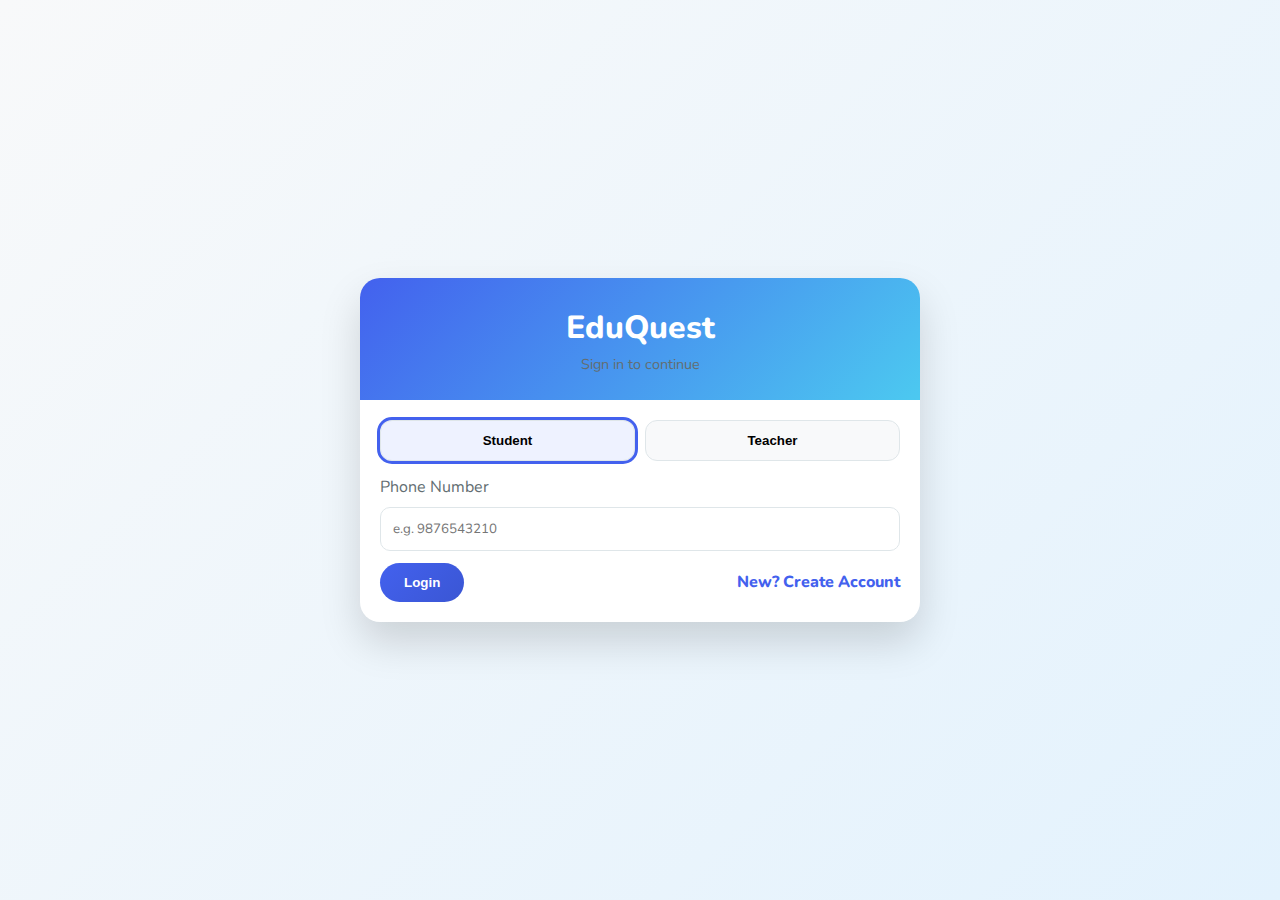
<file: login.html>
<!DOCTYPE html>
<html lang="en">
<head>
    <meta charset="UTF-8">
    <meta name="viewport" content="width=device-width, initial-scale=1.0">
    <title>Login – EduQuest</title>
    <link rel="icon" href="favicon.ico" sizes="any">
    <link rel="icon" type="image/png" href="favicon.png">
    <link rel="apple-touch-icon" href="icons/icon-192.png">
    <link rel="stylesheet" href="style.css">
    <link href="https://fonts.googleapis.com/css2?family=Nunito:wght@400;600;700;800&display=swap" rel="stylesheet">
    <style>
        .auth-wrapper { min-height: 100vh; display: flex; align-items: center; justify-content: center; padding: 20px; }
        .auth-card { background: var(--bg-primary); border-radius: 20px; width: 100%; max-width: 560px; box-shadow: 0 20px 40px rgba(0,0,0,0.15); overflow: hidden; }
        .auth-header { background: linear-gradient(135deg, var(--primary) 0%, var(--accent) 100%); color: #fff; padding: 24px; text-align: center; }
        .auth-header h1 { font-weight: 800; }
        .auth-body { padding: 20px; }
        .role-tabs { display: grid; grid-template-columns: 1fr 1fr; gap: 10px; margin-bottom: 14px; }
        .tab-btn { border: 1px solid var(--border); background: var(--bg-secondary); padding: 12px; border-radius: 12px; cursor: pointer; font-weight: 700; }
        .tab-btn.active { outline: 3px solid var(--primary); background: #eef2ff; }
        .form { display: none; }
        .form.active { display: block; }
        .field { margin-bottom: 12px; }
        .field label { display:block; margin-bottom:6px; color: var(--text-secondary); }
        .field input, .field select { width: 100%; padding: 12px; border: 1px solid var(--border); border-radius: 10px; font-family: inherit; }
        .actions { display:flex; gap:10px; align-items:center; margin-top: 8px; }
        .muted { color: var(--text-secondary); font-size: 0.9rem; }
        .link { color: var(--primary); font-weight: 800; text-decoration: none; cursor: pointer; }
        @media (max-width: 480px){ .auth-card{ border-radius: 16px; } }
    </style>
</head>
<body>
    <div class="auth-wrapper">
        <div class="auth-card">
            <div class="auth-header">
                <h1>EduQuest</h1>
                <p class="muted">Sign in to continue</p>
            </div>
            <div class="auth-body">
                <div class="role-tabs">
                    <button class="tab-btn active" data-role="student">Student</button>
                    <button class="tab-btn" data-role="faculty">Teacher</button>
                </div>

                <form id="student-form" class="form active" novalidate>
                    <div class="field">
                        <label for="student-phone">Phone Number</label>
                        <input id="student-phone" type="tel" placeholder="e.g. 9876543210">
                    </div>
                    <p id="student-error" class="muted" style="color:#ff4757; display:none;"></p>
                    <div class="actions">
                        <button id="student-login" class="primary-btn" type="submit">Login</button>
                        <a class="link" id="student-register" href="register.html?role=student" style="margin-left:auto;">New? Create Account</a>
                    </div>
                </form>

                <form id="faculty-form" class="form" novalidate>
                    <div class="field">
                        <label for="faculty-email">Email ID</label>
                        <input id="faculty-email" type="text" placeholder="name@example.com">
                    </div>
                    <p id="faculty-error" class="muted" style="color:#ff4757; display:none;"></p>
                    <div class="actions">
                        <button id="faculty-login" class="primary-btn" type="submit">Login</button>
                        <a class="link" id="faculty-register" href="register.html?role=faculty" style="margin-left:auto;">New? Create Account</a>
                    </div>
                </form>
            </div>
        </div>
    </div>

    <script>
        document.addEventListener('DOMContentLoaded', function(){
            const tabs = document.querySelectorAll('.tab-btn');
            const studentForm = document.getElementById('student-form');
            const facultyForm = document.getElementById('faculty-form');

            function setRole(role){
                tabs.forEach(t => t.classList.toggle('active', t.dataset.role === role));
                if (role === 'student') { studentForm.classList.add('active'); facultyForm.classList.remove('active'); }
                else { facultyForm.classList.add('active'); studentForm.classList.remove('active'); }
            }

            tabs.forEach(t => t.addEventListener('click', () => setRole(t.dataset.role)));

            function getUsers(){ try { return JSON.parse(localStorage.getItem('eduquest_users')) || []; } catch { return []; } }
            function saveUsers(users){ localStorage.setItem('eduquest_users', JSON.stringify(users)); }

            // Student login
            studentForm.addEventListener('submit', function(e){
                e.preventDefault();
                const phone = document.getElementById('student-phone').value.trim();
                const err = document.getElementById('student-error');
                err.style.display = 'none'; err.textContent = '';
                let users = getUsers();
                let user = users.find(u => u.role === 'student' && u.phone === phone);
                if (!user) {
                    // Auto-create a simple account for frictionless demo login
                    user = { role:'student', username:'Student', phone, password:'', gradeLevel:'6', points:0, badges:[], lessonsCompleted:0, mathProgress:0, scienceProgress:0, memoryProgress:0, language:'en' };
                    users.push(user); saveUsers(users);
                }
                localStorage.setItem('eduquest_user', JSON.stringify(user));
                window.location.href = 'index.html';
            });

            // Faculty login
            facultyForm.addEventListener('submit', function(e){
                e.preventDefault();
                const email = document.getElementById('faculty-email').value.trim();
                const err = document.getElementById('faculty-error');
                err.style.display = 'none'; err.textContent = '';
                let users = getUsers();
                let user = users.find(u => u.role === 'faculty' && (u.email === email));
                if (!user) {
                    // Auto-create faculty account if not exists
                    user = { role:'faculty', username:'Faculty', email, phone:'', password:'', points:0, badges:[], lessonsCompleted:0, mathProgress:0, scienceProgress:0, memoryProgress:0, language:'en' };
                    users.push(user); saveUsers(users);
                }
                localStorage.setItem('eduquest_user', JSON.stringify(user));
                window.location.href = 'index.html';
            });
        });
    </script>
</body>
</html>
</file>
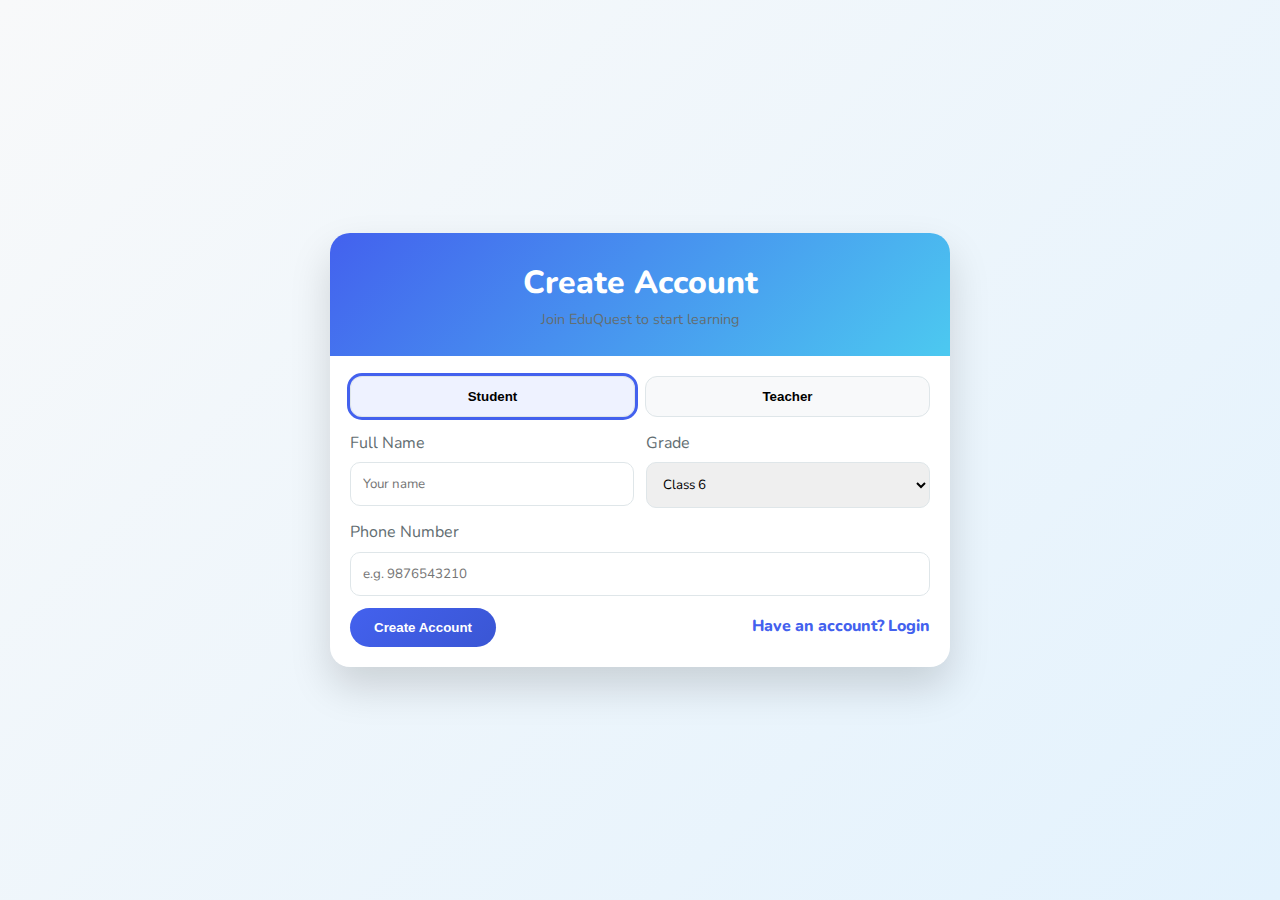
<file: register.html>
<!DOCTYPE html>
<html lang="en">
<head>
    <meta charset="UTF-8">
    <meta name="viewport" content="width=device-width, initial-scale=1.0">
    <title>Register – EduQuest</title>
    <link rel="icon" href="favicon.ico" sizes="any">
    <link rel="icon" type="image/png" href="favicon.png">
    <link rel="apple-touch-icon" href="icons/icon-192.png">
    <link rel="stylesheet" href="style.css">
    <link href="https://fonts.googleapis.com/css2?family=Nunito:wght@400;600;700;800&display=swap" rel="stylesheet">
    <style>
        .auth-wrapper { min-height: 100vh; display: flex; align-items: center; justify-content: center; padding: 20px; }
        .auth-card { background: var(--bg-primary); border-radius: 20px; width: 100%; max-width: 620px; box-shadow: 0 20px 40px rgba(0,0,0,0.15); overflow: hidden; }
        .auth-header { background: linear-gradient(135deg, var(--primary) 0%, var(--accent) 100%); color: #fff; padding: 24px; text-align: center; }
        .auth-header h1 { font-weight: 800; }
        .auth-body { padding: 20px; }
        .role-tabs { display: grid; grid-template-columns: 1fr 1fr; gap: 10px; margin-bottom: 14px; }
        .tab-btn { border: 1px solid var(--border); background: var(--bg-secondary); padding: 12px; border-radius: 12px; cursor: pointer; font-weight: 700; }
        .tab-btn.active { outline: 3px solid var(--primary); background: #eef2ff; }
        .form { display: none; }
        .form.active { display: block; }
        .grid-2 { display:grid; grid-template-columns: 1fr 1fr; gap: 12px; }
        .field { margin-bottom: 12px; }
        .field label { display:block; margin-bottom:6px; color: var(--text-secondary); }
        .field input, .field select { width: 100%; padding: 12px; border: 1px solid var(--border); border-radius: 10px; font-family: inherit; }
        .actions { display:flex; gap:10px; align-items:center; margin-top: 8px; }
        .muted { color: var(--text-secondary); font-size: 0.9rem; }
        .link { color: var(--primary); font-weight: 800; text-decoration: none; cursor: pointer; }
        @media (max-width: 640px){ .grid-2{ grid-template-columns: 1fr; } }
    </style>
</head>
<body>
    <div class="auth-wrapper">
        <div class="auth-card">
            <div class="auth-header">
                <h1>Create Account</h1>
                <p class="muted">Join EduQuest to start learning</p>
            </div>
            <div class="auth-body">
                <div class="role-tabs">
                    <button class="tab-btn active" data-role="student">Student</button>
                    <button class="tab-btn" data-role="faculty">Teacher</button>
                </div>

                <form id="student-form" class="form active">
                    <div class="grid-2">
                        <div class="field">
                            <label for="student-name">Full Name</label>
                            <input id="student-name" type="text" placeholder="Your name">
                        </div>
                        <div class="field">
                            <label for="student-grade">Grade</label>
                            <select id="student-grade">
                                <option value="6">Class 6</option>
                                <option value="7">Class 7</option>
                                <option value="8">Class 8</option>
                            </select>
                        </div>
                    </div>
                    <div class="field">
                        <label for="student-phone">Phone Number</label>
                        <input id="student-phone" type="tel" placeholder="e.g. 9876543210">
                    </div>
                    <p id="student-error" class="muted" style="color:#ff4757; display:none;"></p>
                    <div class="actions">
                        <button id="student-create" class="primary-btn" type="submit">Create Account</button>
                        <a class="link" href="login.html" style="margin-left:auto;">Have an account? Login</a>
                    </div>
                </form>

                <form id="faculty-form" class="form">
                    <div class="grid-2">
                        <div class="field">
                            <label for="faculty-name">Full Name</label>
                            <input id="faculty-name" type="text" placeholder="Your name">
                        </div>
                        <div class="field">
                            <label for="faculty-phone">Phone Number</label>
                            <input id="faculty-phone" type="tel" placeholder="e.g. 9876543210">
                        </div>
                    </div>
                    <div class="field">
                        <label for="faculty-email">Email ID</label>
                        <input id="faculty-email" type="text" placeholder="name@example.com">
                    </div>
                    <p id="faculty-error" class="muted" style="color:#ff4757; display:none;"></p>
                    <div class="actions">
                        <button id="faculty-create" class="primary-btn" type="submit">Create Account</button>
                        <a class="link" href="login.html" style="margin-left:auto;">Have an account? Login</a>
                    </div>
                </form>
            </div>
        </div>
    </div>

    <script>
        document.addEventListener('DOMContentLoaded', function(){
            const tabs = document.querySelectorAll('.tab-btn');
            const studentForm = document.getElementById('student-form');
            const facultyForm = document.getElementById('faculty-form');

            function setRole(role){
                tabs.forEach(t => t.classList.toggle('active', t.dataset.role === role));
                if (role === 'student') { studentForm.classList.add('active'); facultyForm.classList.remove('active'); }
                else { facultyForm.classList.add('active'); studentForm.classList.remove('active'); }
            }
            tabs.forEach(t => t.addEventListener('click', () => setRole(t.dataset.role)));

            function getUsers(){ try { return JSON.parse(localStorage.getItem('eduquest_users')) || []; } catch { return []; } }
            function saveUsers(users){ localStorage.setItem('eduquest_users', JSON.stringify(users)); }

            // Student registration
            studentForm.addEventListener('submit', function(e){
                e.preventDefault();
                const name = document.getElementById('student-name').value.trim() || 'Student';
                const grade = document.getElementById('student-grade').value;
                const phone = document.getElementById('student-phone').value.trim();
                const err = document.getElementById('student-error'); err.style.display='none'; err.textContent='';
                const users = getUsers();
                if (users.some(u => u.role==='student' && u.phone===phone)) { err.textContent='Account with this phone exists.'; err.style.display='block'; return; }
                const newUser = { role:'student', username:name, phone, password:'', gradeLevel:grade, points:0, badges:[], lessonsCompleted:0, mathProgress:0, scienceProgress:0, memoryProgress:0, language:'en' };
                users.push(newUser); saveUsers(users);
                localStorage.setItem('eduquest_user', JSON.stringify(newUser));
                window.location.href = 'index.html';
            });

            // Faculty registration
            facultyForm.addEventListener('submit', function(e){
                e.preventDefault();
                const name = document.getElementById('faculty-name').value.trim() || 'Faculty';
                const phone = document.getElementById('faculty-phone').value.trim();
                const email = document.getElementById('faculty-email').value.trim();
                const err = document.getElementById('faculty-error'); err.style.display='none'; err.textContent='';
                const users = getUsers();
                if (users.some(u => u.role==='faculty' && (u.email===email || u.phone===phone))) { err.textContent='Account with this email/phone exists.'; err.style.display='block'; return; }
                const newUser = { role:'faculty', username:name, phone, email, password:'', points:0, badges:[], lessonsCompleted:0, mathProgress:0, scienceProgress:0, memoryProgress:0, language:'en' };
                users.push(newUser); saveUsers(users);
                localStorage.setItem('eduquest_user', JSON.stringify(newUser));
                window.location.href = 'index.html';
            });
        });
    </script>
</body>
<!--
Note: This is a client-side prototype using localStorage. Replace with server auth in production.
-->
</html>
</file>
<file: style.css>
/* style.css */
:root {
    --primary: #4361ee;
    --primary-dark: #3a56d4;
    --secondary: #f72585;
    --accent: #4cc9f0;
    --success: #2ed573;
    --warning: #ff9f43;
    --danger: #ff4757;
    --light: #f8f9fa;
    --dark: #2d3436;
    --muted: #dfe6e9;
    --text-primary: #2d3436;
    --text-secondary: #636e72;
    --text-muted: #b2bec3;
    --bg-primary: #ffffff;
    --bg-secondary: #f8f9fa;
    --border: #dfe6e9;
}

* {
    margin: 0;
    padding: 0;
    box-sizing: border-box;
}

body {
    font-family: 'Nunito', sans-serif;
    background: linear-gradient(135deg, #f8f9fa 0%, #e3f2fd 100%);
    color: var(--text-primary);
    line-height: 1.6;
    overflow-x: hidden;
}

.screen {
    display: none;
    min-height: 100vh;
}

.screen.active {
    display: block;
}

.container {
    max-width: 1200px;
    margin: 0 auto;
    padding: 20px;
}

/* Language Selection Screen */
#language-screen {
    background: linear-gradient(135deg, #4361ee 0%, #3a56d4 100%);
    color: white;
    display: flex;
    align-items: center;
    justify-content: center;
    min-height: 100vh;
}

#language-screen .header {
    text-align: center;
    margin-bottom: 40px;
}

#language-screen .logo {
    margin-bottom: 20px;
    border-radius: 20px;
    box-shadow: 0 10px 30px rgba(0, 0, 0, 0.2);
}

#language-screen h1 {
    font-size: 3.5rem;
    font-weight: 800;
    margin-bottom: 10px;
    text-shadow: 2px 2px 4px rgba(0, 0, 0, 0.3);
}

#language-screen .subtitle {
    font-size: 1.2rem;
    opacity: 0.9;
}

.language-selection {
    background: rgba(255, 255, 255, 0.1);
    backdrop-filter: blur(10px);
    padding: 40px;
    border-radius: 20px;
    text-align: center;
}

.language-selection h2 {
    margin-bottom: 30px;
    font-size: 1.8rem;
}

.language-options {
    display: flex;
    gap: 30px;
    justify-content: center;
    flex-wrap: wrap;
}

.language-btn {
    background: rgba(255, 255, 255, 0.2);
    border: 2px solid rgba(255, 255, 255, 0.3);
    border-radius: 15px;
    padding: 20px;
    width: 150px;
    cursor: pointer;
    transition: all 0.3s ease;
    color: white;
    font-weight: 600;
}

.language-btn:hover {
    background: rgba(255, 255, 255, 0.3);
    transform: translateY(-5px);
    box-shadow: 0 10px 25px rgba(0, 0, 0, 0.2);
}

.language-btn img {
    margin-bottom: 15px;
    border-radius: 10px;
}

/* Dashboard Screen */
.app-header {
    background: var(--bg-primary);
    box-shadow: 0 2px 10px rgba(0, 0, 0, 0.1);
    padding: 15px 0;
    position: sticky;
    top: 0;
    z-index: 100;
}

.header-content {
    max-width: 1200px;
    margin: 0 auto;
    padding: 0 20px;
    display: flex;
    justify-content: space-between;
    align-items: center;
}

.header-content h1 {
    color: var(--primary);
    font-weight: 800;
}

.icon-btn {
    background: none;
    border: none;
    padding: 10px;
    cursor: pointer;
    border-radius: 50%;
    transition: background-color 0.3s ease;
}

.icon-btn:hover {
    background-color: var(--bg-secondary);
}

.dashboard-content {
    max-width: 1200px;
    margin: 0 auto;
    padding: 20px;
}

/* Progress Section */
.welcome-banner {
    background: linear-gradient(135deg, var(--primary) 0%, var(--accent) 100%);
    color: white;
    padding: 30px;
    border-radius: 20px;
    margin-bottom: 30px;
    box-shadow: 0 10px 30px rgba(67, 97, 238, 0.3);
}

.welcome-banner h2 {
    margin-bottom: 20px;
    font-size: 2rem;
}

.progress-stats {
    display: flex;
    gap: 30px;
    flex-wrap: wrap;
}

.stat {
    text-align: center;
    background: rgba(255, 255, 255, 0.2);
    padding: 20px;
    border-radius: 15px;
    min-width: 120px;
}

.stat-value {
    display: block;
    font-size: 2.5rem;
    font-weight: 800;
}

.stat-label {
    font-size: 1rem;
    opacity: 0.9;
}

.badges-display {
    margin-bottom: 40px;
}

.badges-display h3 {
    margin-bottom: 20px;
    color: var(--text-primary);
    font-size: 1.5rem;
}

.badges-grid {
    display: flex;
    gap: 20px;
    flex-wrap: wrap;
}

.badge {
    background: var(--bg-primary);
    padding: 20px;
    border-radius: 15px;
    text-align: center;
    box-shadow: 0 5px 15px rgba(0, 0, 0, 0.1);
    transition: transform 0.3s ease;
    width: 130px;
}

.badge:hover {
    transform: translateY(-5px);
}

.badge.locked {
    opacity: 0.5;
    filter: grayscale(1);
}

.badge img {
    margin-bottom: 10px;
    border-radius: 50%;
}

.badge span {
    font-weight: 600;
    color: var(--text-primary);
}

/* Materials Section */
.materials-section {
    margin-bottom: 40px;
}

.section-header {
    display: flex;
    justify-content: space-between;
    align-items: center;
    margin-bottom: 20px;
}

.section-header h3 {
    color: var(--text-primary);
    font-size: 1.5rem;
}

.primary-btn {
    background: linear-gradient(135deg, var(--primary) 0%, var(--primary-dark) 100%);
    color: white;
    border: none;
    padding: 12px 24px;
    border-radius: 25px;
    cursor: pointer;
    font-weight: 600;
    display: flex;
    align-items: center;
    gap: 8px;
    transition: all 0.3s ease;
}

.primary-btn:hover {
    transform: translateY(-2px);
    box-shadow: 0 5px 15px rgba(67, 97, 238, 0.4);
}

.materials-grid {
    display: grid;
    grid-template-columns: repeat(auto-fill, minmax(300px, 1fr));
    gap: 20px;
}

.material-card {
    background: var(--bg-primary);
    border-radius: 15px;
    padding: 20px;
    box-shadow: 0 5px 15px rgba(0, 0, 0, 0.1);
    display: flex;
    gap: 15px;
    transition: transform 0.3s ease;
}

.material-card:hover {
    transform: translateY(-5px);
}

.material-thumbnail img {
    border-radius: 10px;
}

.material-info h4 {
    margin-bottom: 8px;
    color: var(--text-primary);
}

.material-info p {
    color: var(--text-secondary);
    margin-bottom: 12px;
    font-size: 0.9rem;
}

.material-meta {
    display: flex;
    gap: 15px;
}

.file-type, .file-size {
    font-size: 0.8rem;
    padding: 4px 8px;
    border-radius: 12px;
    background: var(--bg-secondary);
    color: var(--text-secondary);
}

/* Lessons Section */
.lessons-grid {
    display: grid;
    grid-template-columns: repeat(auto-fill, minmax(350px, 1fr));
    gap: 20px;
}

.lesson-card {
    background: var(--bg-primary);
    border-radius: 15px;
    padding: 20px;
    box-shadow: 0 5px 15px rgba(0, 0, 0, 0.1);
    display: flex;
    gap: 15px;
    align-items: center;
    transition: transform 0.3s ease;
}

.lesson-card:hover {
    transform: translateY(-5px);
}

.lesson-icon img {
    border-radius: 15px;
}

.lesson-info {
    flex: 1;
}

.lesson-info h4 {
    margin-bottom: 5px;
    color: var(--text-primary);
}

.lesson-info p {
    color: var(--text-secondary);
    font-size: 0.9rem;
    margin-bottom: 10px;
}

.progress-bar {
    background: var(--bg-secondary);
    height: 8px;
    border-radius: 4px;
    overflow: hidden;
}

.progress-fill {
    background: linear-gradient(135deg, var(--success) 0%, #7bed9f 100%);
    height: 100%;
    border-radius: 4px;
    transition: width 0.3s ease;
}

.start-lesson-btn {
    background: var(--primary);
    color: white;
    border: none;
    padding: 10px 20px;
    border-radius: 20px;
    cursor: pointer;
    font-weight: 600;
    transition: all 0.3s ease;
}

.start-lesson-btn:hover {
    background: var(--primary-dark);
    transform: scale(1.05);
}

/* Modal Styles */
.modal {
    display: none;
    position: fixed;
    top: 0;
    left: 0;
    width: 100%;
    height: 100%;
    background: rgba(0, 0, 0, 0.5);
    backdrop-filter: blur(5px);
    z-index: 1000;
    align-items: center;
    justify-content: center;
}

.modal-content {
    background: var(--bg-primary);
    border-radius: 20px;
    width: 90%;
    max-width: 500px;
    box-shadow: 0 20px 40px rgba(0, 0, 0, 0.2);
}

.modal-header {
    padding: 20px;
    border-bottom: 1px solid var(--border);
    display: flex;
    justify-content: space-between;
    align-items: center;
}

.modal-header h3 {
    color: var(--text-primary);
}

.close-modal {
    background: none;
    border: none;
    font-size: 1.5rem;
    cursor: pointer;
    color: var(--text-secondary);
}

.modal-body {
    padding: 20px;
}

.upload-area {
    border: 2px dashed var(--border);
    border-radius: 15px;
    padding: 40px;
    text-align: center;
    cursor: pointer;
    transition: all 0.3s ease;
}

.upload-area:hover, .upload-area.dragover {
    border-color: var(--primary);
    background: var(--bg-secondary);
}

.upload-area img {
    margin-bottom: 15px;
}

.upload-area p {
    color: var(--text-secondary);
}

.upload-preview {
    margin: 20px 0;
}

.preview-item {
    display: flex;
    align-items: center;
    gap: 15px;
    padding: 15px;
    background: var(--bg-secondary);
    border-radius: 10px;
}

.preview-item img {
    border-radius: 8px;
}

.preview-info {
    flex: 1;
}

.file-name {
    display: block;
    font-weight: 600;
    color: var(--text-primary);
}

.file-size {
    font-size: 0.8rem;
    color: var(--text-secondary);
}

.remove-file {
    background: none;
    border: none;
    font-size: 1.2rem;
    cursor: pointer;
    color: var(--text-secondary);
}

.upload-actions {
    display: flex;
    gap: 15px;
    justify-content: flex-end;
}

.secondary-btn {
    background: var(--bg-secondary);
    color: var(--text-primary);
    border: 1px solid var(--border);
    padding: 12px 24px;
    border-radius: 25px;
    cursor: pointer;
    font-weight: 600;
    transition: all 0.3s ease;
}

.secondary-btn:hover {
    background: var(--muted);
}

/* Game Screen */
#game-screen {
    background: linear-gradient(135deg, #667eea 0%, #764ba2 100%);
    color: white;
}

.game-header {
    padding: 20px;
    display: flex;
    justify-content: space-between;
    align-items: center;
}

.game-stats {
    display: flex;
    gap: 20px;
    font-weight: 600;
}

.game-container {
    max-width: 600px;
    margin: 0 auto;
    padding: 40px 20px;
    text-align: center;
}

#game-title {
    font-size: 2.5rem;
    margin-bottom: 40px;
    text-shadow: 2px 2px 4px rgba(0, 0, 0, 0.3);
}

.math-problem {
    background: rgba(255, 255, 255, 0.1);
    backdrop-filter: blur(10px);
    padding: 40px;
    border-radius: 20px;
    margin-bottom: 30px;
}

#problem-text {
    font-size: 1.5rem;
    margin-bottom: 30px;
    font-weight: 600;
}

.answer-input {
    margin-bottom: 30px;
}

.answer-input label {
    font-size: 1.2rem;
    margin-right: 10px;
}

.answer-input input {
    padding: 15px;
    border: none;
    border-radius: 10px;
    font-size: 1.2rem;
    width: 100px;
    text-align: center;
}

.feedback-message {
    background: rgba(255, 255, 255, 0.1);
    backdrop-filter: blur(10px);
    padding: 30px;
    border-radius: 15px;
    margin-bottom: 30px;
}

#feedback-text {
    font-size: 1.2rem;
    margin-bottom: 20px;
    font-weight: 600;
}

.game-progress {
    background: rgba(255, 255, 255, 0.1);
    backdrop-filter: blur(10px);
    padding: 20px;
    border-radius: 15px;
}

.game-progress p {
    margin-bottom: 15px;
    font-weight: 600;
}

/* Navigation Drawer */
.drawer {
    position: fixed;
    top: 0;
    left: -300px;
    width: 300px;
    height: 100%;
    background: var(--bg-primary);
    box-shadow: 2px 0 10px rgba(0, 0, 0, 0.1);
    z-index: 1000;
    transition: left 0.3s ease;
}

.drawer.open {
    left: 0;
}

.drawer-content {
    height: 100%;
    display: flex;
    flex-direction: column;
}

.drawer-header {
    padding: 30px 20px;
    background: linear-gradient(135deg, var(--primary) 0%, var(--primary-dark) 100%);
    color: white;
    display: flex;
    gap: 15px;
    align-items: center;
}

.user-avatar {
    border-radius: 50%;
}

.user-info {
    flex: 1;
}

.user-info span {
    display: block;
}

#drawer-username {
    font-weight: 700;
    font-size: 1.1rem;
}

.user-level {
    font-size: 0.9rem;
    opacity: 0.9;
}

.drawer-nav {
    flex: 1;
    padding: 20px 0;
}

.nav-item {
    display: flex;
    align-items: center;
    gap: 15px;
    padding: 15px 20px;
    color: var(--text-primary);
    text-decoration: none;
    transition: background-color 0.3s ease;
}

.nav-item:hover {
    background: var(--bg-secondary);
}

.nav-item.active {
    background: var(--bg-secondary);
    border-left: 4px solid var(--primary);
}

.nav-item img {
    opacity: 0.7;
}

.drawer-footer {
    padding: 20px;
    border-top: 1px solid var(--border);
}

/* Responsive Design */
@media (max-width: 768px) {
    .container {
        padding: 15px;
    }
    
    #language-screen h1 {
        font-size: 2.5rem;
    }
    
    .language-options {
        flex-direction: column;
        align-items: center;
    }
    
    .progress-stats {
        justify-content: center;
    }
    
    .stat {
        min-width: 100px;
    }
    
    .materials-grid,
    .lessons-grid {
        grid-template-columns: 1fr;
    }
    
    .game-container {
        padding: 20px 15px;
    }
    
    .math-problem {
        padding: 30px 20px;
    }
    
    .drawer {
        width: 280px;
        left: -280px;
    }
}

@media (max-width: 480px) {
    .welcome-banner {
        padding: 20px;
    }
    
    .welcome-banner h2 {
        font-size: 1.5rem;
    }
    
    .stat-value {
        font-size: 2rem;
    }
    
    .badges-grid {
        justify-content: center;
    }
    
    .modal-content {
        width: 95%;
        margin: 20px;
    }
    
    .upload-area {
        padding: 30px 20px;
    }
}
</file>
